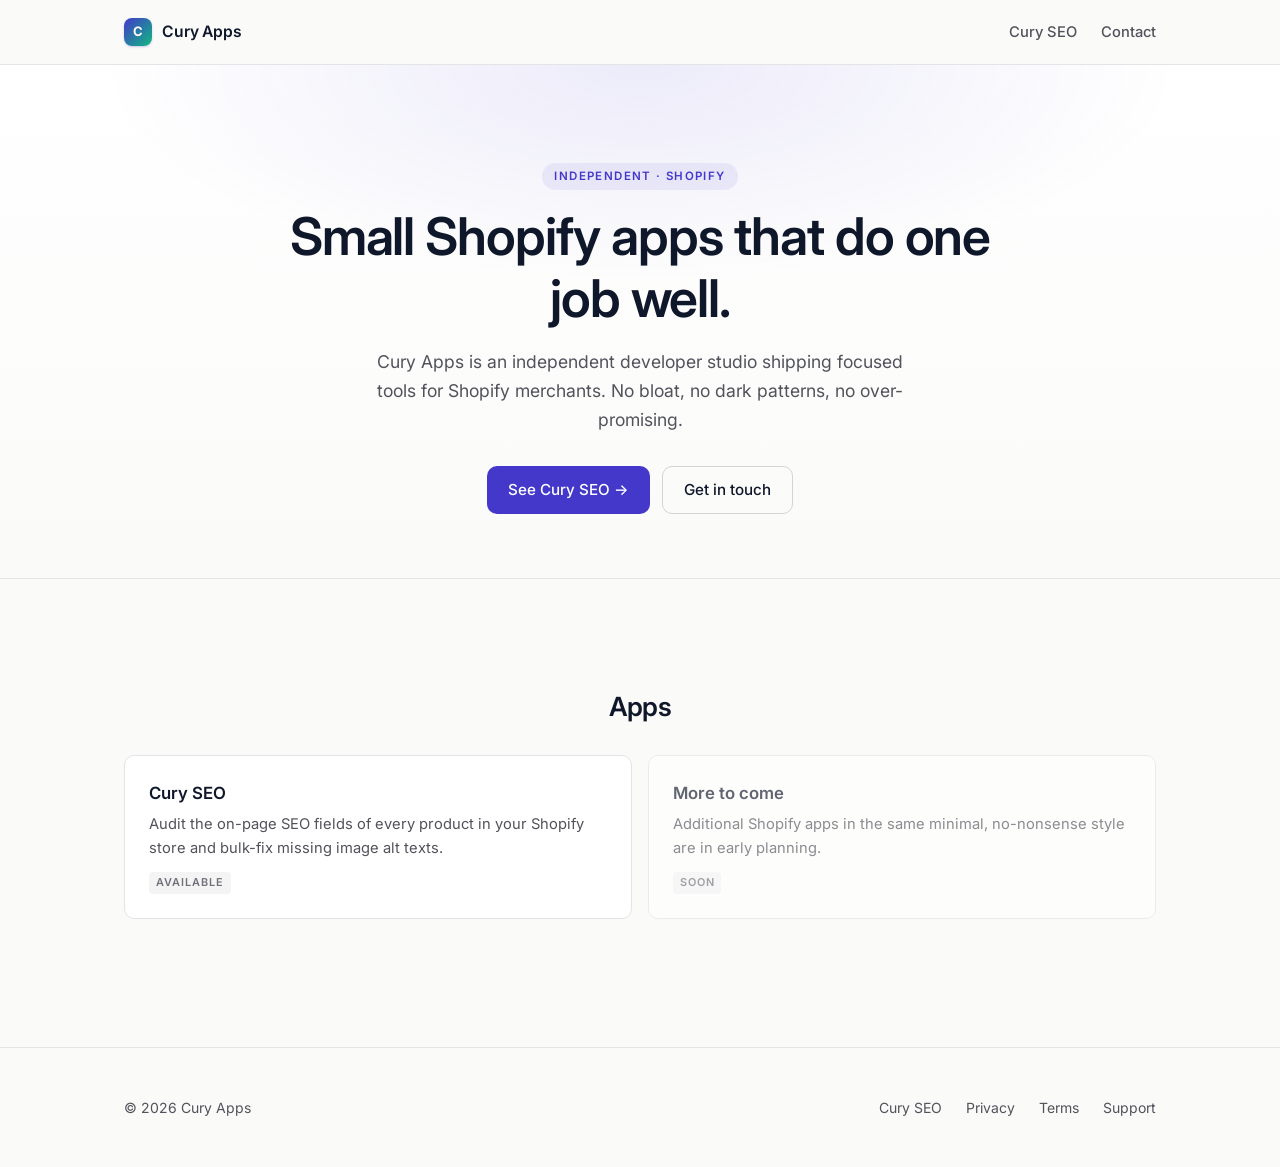
<file: index.html>
<!doctype html>
<html lang="en">
<head>
  <meta charset="utf-8" />
  <meta name="viewport" content="width=device-width, initial-scale=1" />
  <title>Cury Apps — independent Shopify apps</title>
  <meta name="description" content="Cury Apps builds focused Shopify apps that do one job well. First release: Cury SEO — an on-page SEO audit and bulk alt text fixer." />
  <link rel="preconnect" href="https://fonts.googleapis.com" />
  <link rel="preconnect" href="https://fonts.gstatic.com" crossorigin />
  <link href="https://fonts.googleapis.com/css2?family=Inter:wght@400;500;600;700&display=swap" rel="stylesheet" />
  <link rel="stylesheet" href="assets/styles.css" />
  <link rel="icon" href="assets/favicon.svg" type="image/svg+xml" />
</head>
<body>

<header class="site-header">
  <div class="container container--wide">
    <div class="site-header__inner">
      <a class="brand" href="/">
        <span class="brand__mark" aria-hidden="true">C</span>
        Cury Apps
      </a>
      <nav class="site-nav">
        <a href="/seo-analyzer/">Cury SEO</a>
        <a href="mailto:support@curyapps.com">Contact</a>
      </nav>
    </div>
  </div>
</header>

<section class="home-hero">
  <div class="container container--wide">
    <span class="home-hero__eyebrow">Independent · Shopify</span>
    <h1>Small Shopify apps that do one job well.</h1>
    <p>Cury Apps is an independent developer studio shipping focused tools for Shopify merchants. No bloat, no dark patterns, no over-promising.</p>
    <div class="btn-row">
      <a href="/seo-analyzer/" class="btn">See Cury SEO →</a>
      <a href="mailto:support@curyapps.com" class="btn btn--ghost">Get in touch</a>
    </div>
  </div>
</section>

<section class="home-section">
  <div class="container container--wide">
    <h2>Apps</h2>
    <div class="app-grid">
      <a href="/seo-analyzer/" class="app-card">
        <div class="app-card__title">Cury SEO</div>
        <p class="app-card__desc">Audit the on-page SEO fields of every product in your Shopify store and bulk-fix missing image alt texts.</p>
        <span class="app-card__badge">Available</span>
      </a>
      <div class="app-card app-card--coming" aria-disabled="true">
        <div class="app-card__title">More to come</div>
        <p class="app-card__desc">Additional Shopify apps in the same minimal, no-nonsense style are in early planning.</p>
        <span class="app-card__badge">Soon</span>
      </div>
    </div>
  </div>
</section>

<footer class="site-footer">
  <div class="container container--wide">
    <div class="site-footer__inner">
      <div class="site-footer__brand">© 2026 Cury Apps</div>
      <nav class="site-footer__links">
        <a href="/seo-analyzer/">Cury SEO</a>
        <a href="/seo-analyzer/privacy.html">Privacy</a>
        <a href="/seo-analyzer/terms.html">Terms</a>
        <a href="mailto:support@curyapps.com">Support</a>
      </nav>
    </div>
  </div>
</footer>

</body>
</html>
</file>
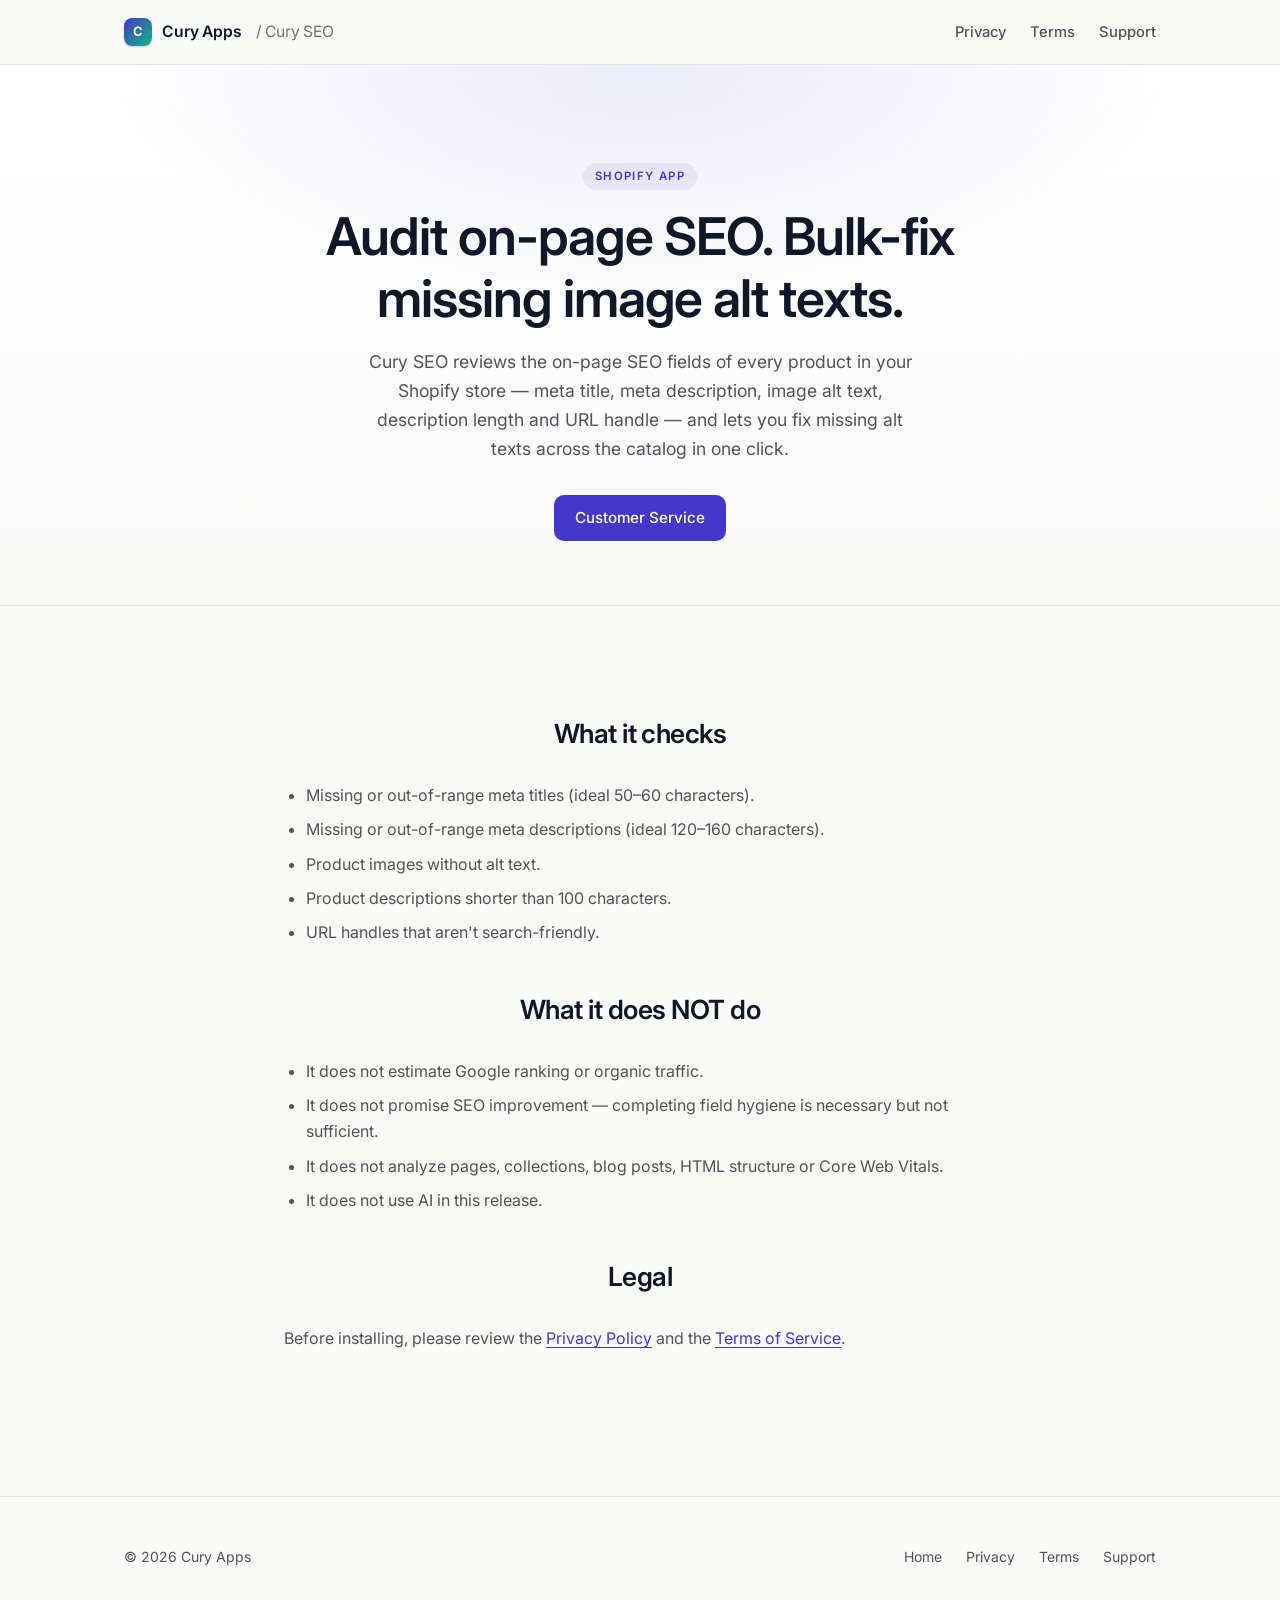
<file: seo-analyzer/index.html>
<!doctype html>
<html lang="en">
<head>
  <meta charset="utf-8" />
  <meta name="viewport" content="width=device-width, initial-scale=1" />
  <title>Cury SEO — by Cury Apps</title>
  <meta name="description" content="On-page SEO audit and bulk alt text fixer for Shopify. Find missing meta tags, descriptions and image alt texts across your products, and fix the alt texts in one click." />
  <link rel="preconnect" href="https://fonts.googleapis.com" />
  <link rel="preconnect" href="https://fonts.gstatic.com" crossorigin />
  <link href="https://fonts.googleapis.com/css2?family=Inter:wght@400;500;600;700&display=swap" rel="stylesheet" />
  <link rel="stylesheet" href="../assets/styles.css" />
  <link rel="icon" href="../assets/favicon.svg" type="image/svg+xml" />
</head>
<body>

<header class="site-header">
  <div class="container container--wide">
    <div class="site-header__inner">
      <a class="brand" href="/">
        <span class="brand__mark" aria-hidden="true">C</span>
        Cury Apps <span class="brand__sub">/ Cury SEO</span>
      </a>
      <nav class="site-nav">
        <a href="/seo-analyzer/privacy.html">Privacy</a>
        <a href="/seo-analyzer/terms.html">Terms</a>
        <a href="mailto:support@curyapps.com">Support</a>
      </nav>
    </div>
  </div>
</header>

<section class="home-hero">
  <div class="container">
    <span class="home-hero__eyebrow">Shopify App</span>
    <h1>Audit on-page SEO. Bulk-fix missing image alt texts.</h1>
    <p>Cury SEO reviews the on-page SEO fields of every product in your Shopify store — meta title, meta description, image alt text, description length and URL handle — and lets you fix missing alt texts across the catalog in one click.</p>
    <div class="btn-row">
      <a href="mailto:customerservice@curyapps.com" class="btn">Customer Service</a>
    </div>
  </div>
</section>

<section class="home-section">
  <div class="container">
    <h2>What it checks</h2>
    <ul>
      <li>Missing or out-of-range meta titles (ideal 50–60 characters).</li>
      <li>Missing or out-of-range meta descriptions (ideal 120–160 characters).</li>
      <li>Product images without alt text.</li>
      <li>Product descriptions shorter than 100 characters.</li>
      <li>URL handles that aren't search-friendly.</li>
    </ul>

    <h2>What it does NOT do</h2>
    <ul>
      <li>It does not estimate Google ranking or organic traffic.</li>
      <li>It does not promise SEO improvement — completing field hygiene is necessary but not sufficient.</li>
      <li>It does not analyze pages, collections, blog posts, HTML structure or Core Web Vitals.</li>
      <li>It does not use AI in this release.</li>
    </ul>

    <h2>Legal</h2>
    <p>Before installing, please review the <a href="/seo-analyzer/privacy.html">Privacy Policy</a> and the <a href="/seo-analyzer/terms.html">Terms of Service</a>.</p>
  </div>
</section>

<footer class="site-footer">
  <div class="container container--wide">
    <div class="site-footer__inner">
      <div class="site-footer__brand">© 2026 Cury Apps</div>
      <nav class="site-footer__links">
        <a href="/">Home</a>
        <a href="/seo-analyzer/privacy.html">Privacy</a>
        <a href="/seo-analyzer/terms.html">Terms</a>
        <a href="mailto:support@curyapps.com">Support</a>
      </nav>
    </div>
  </div>
</footer>

</body>
</html>
</file>
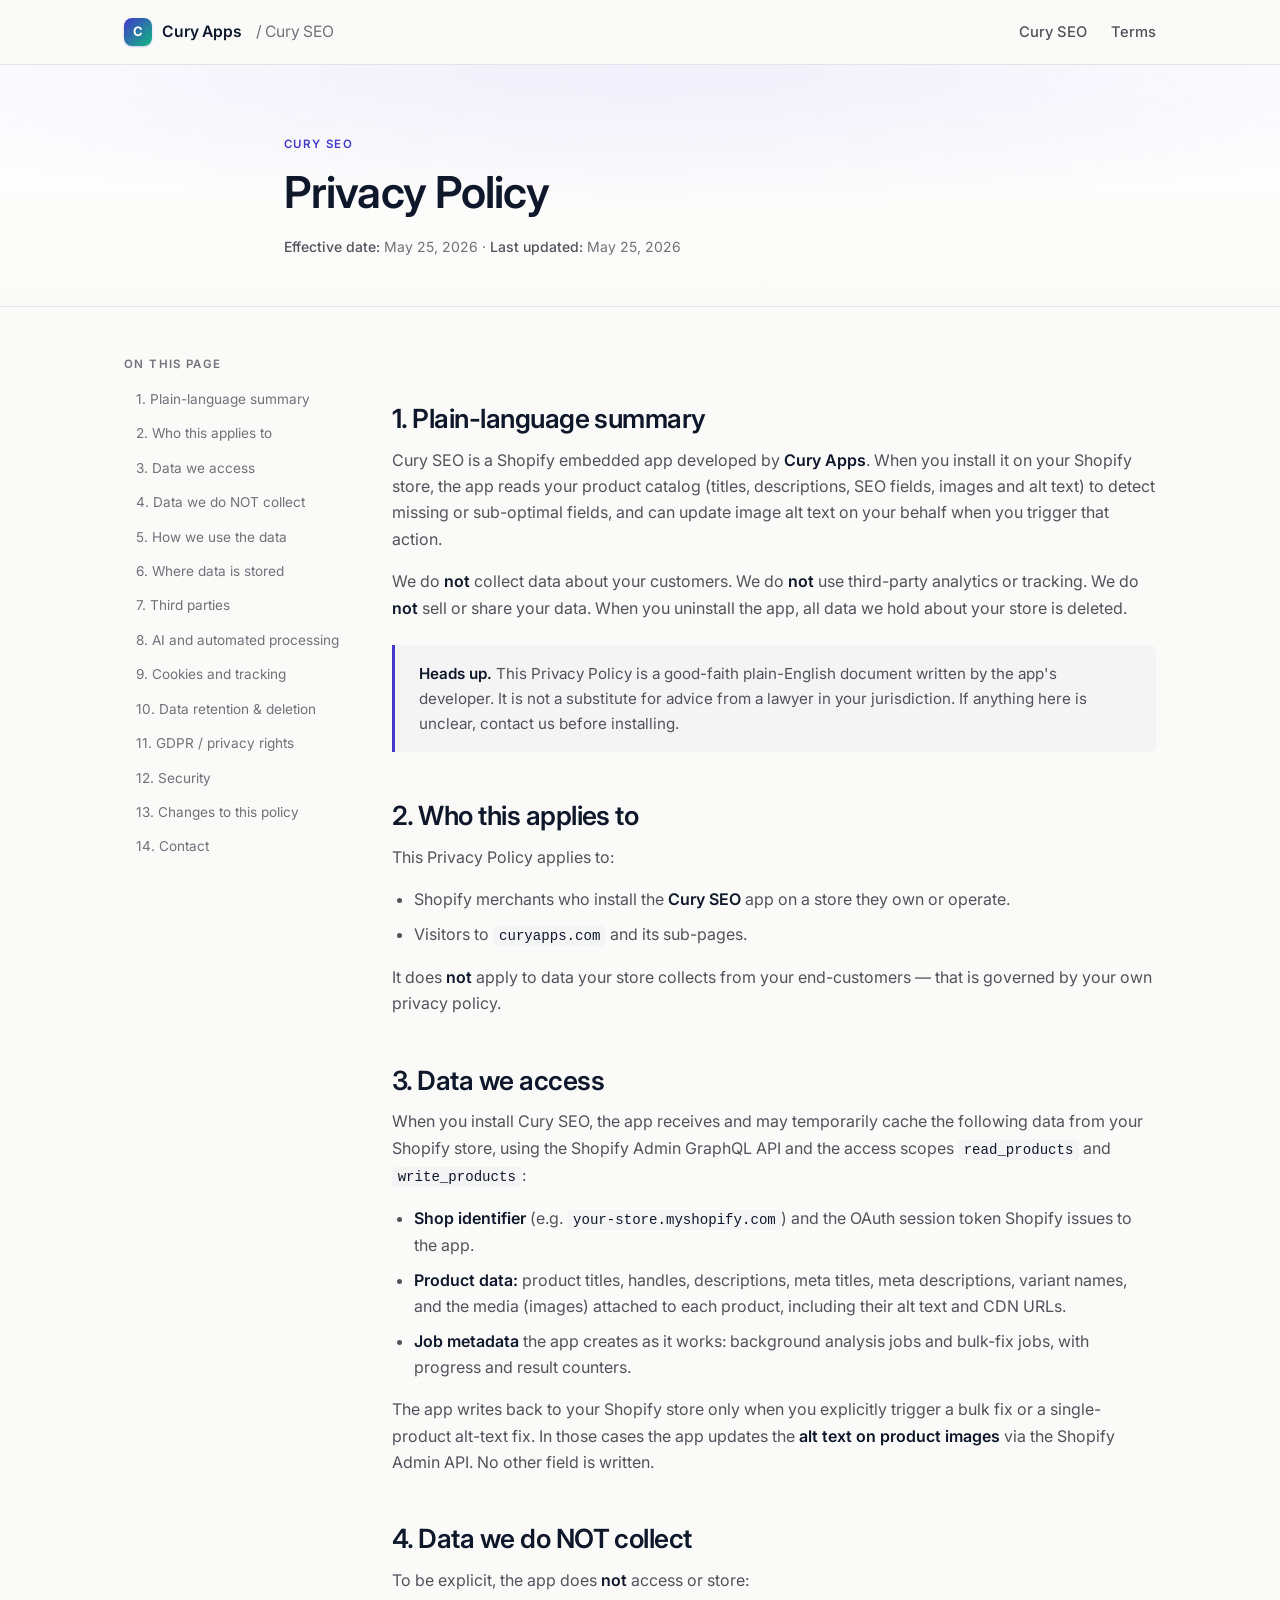
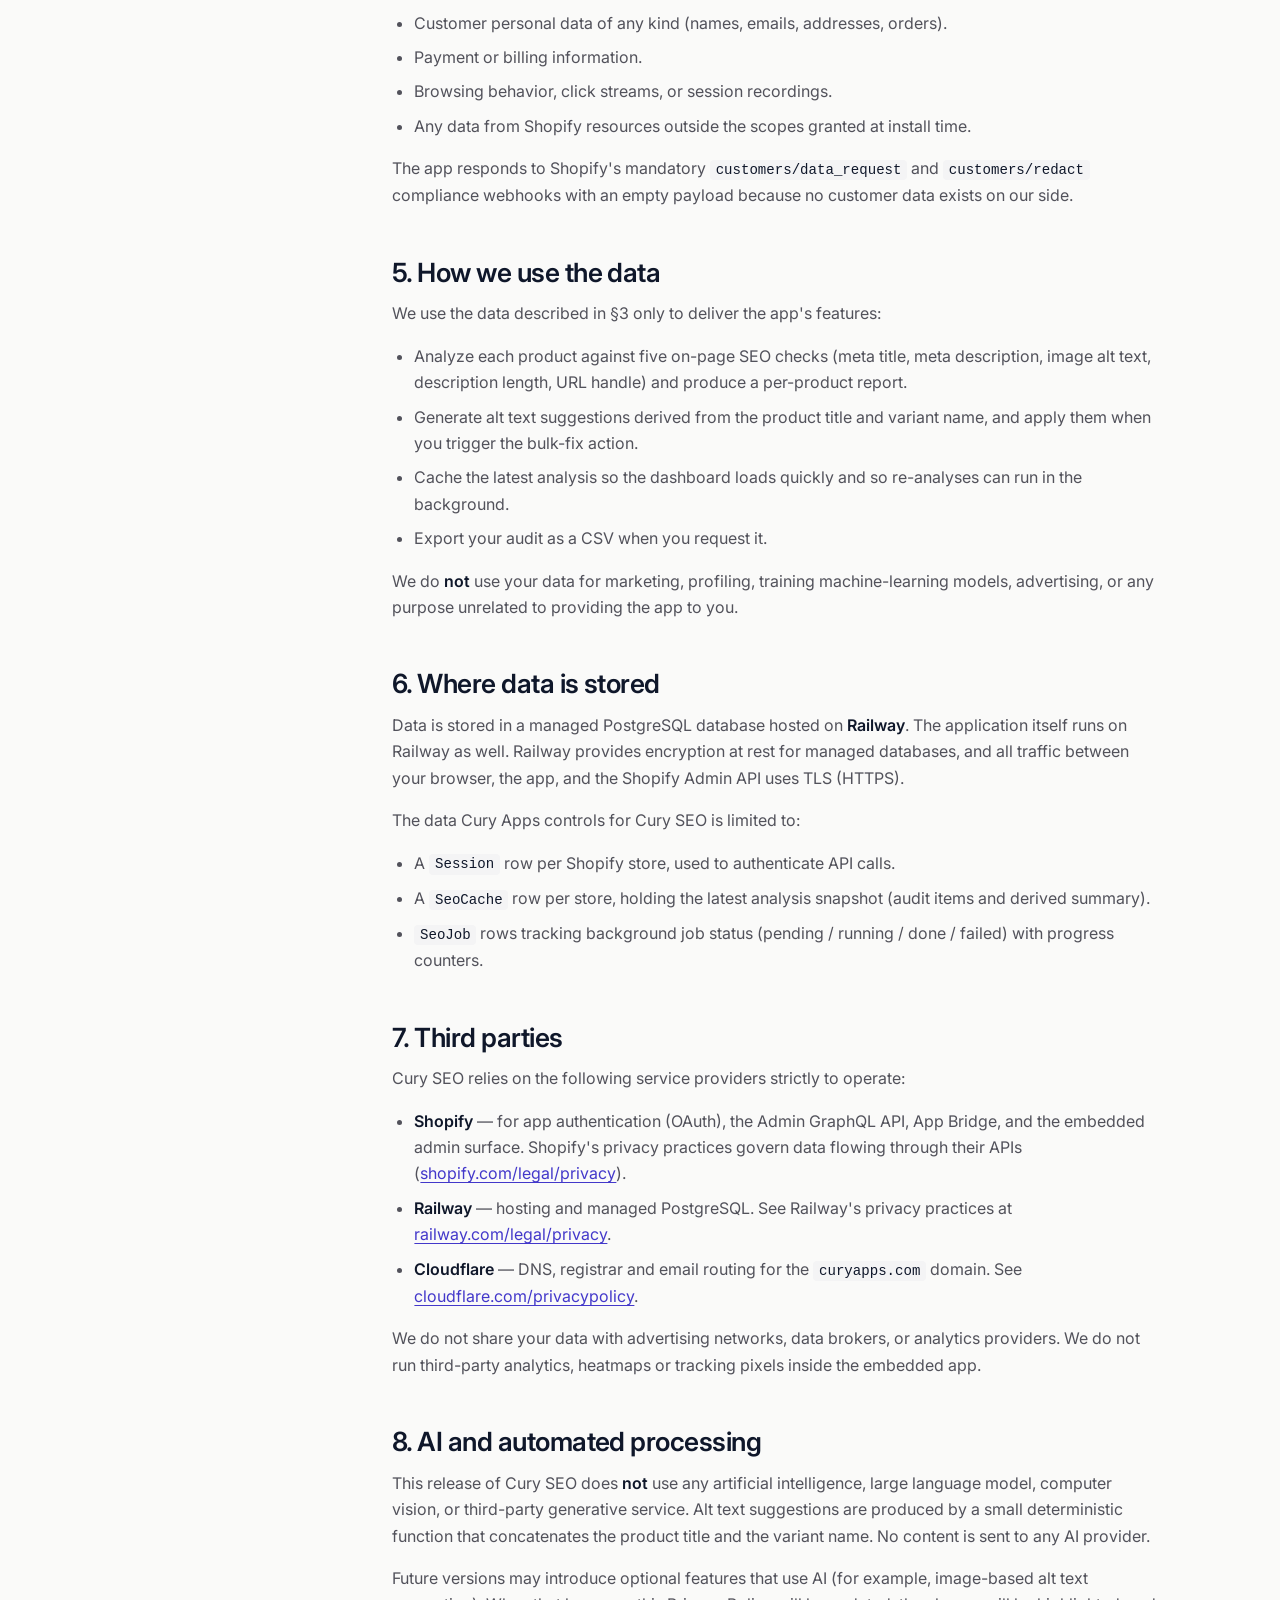
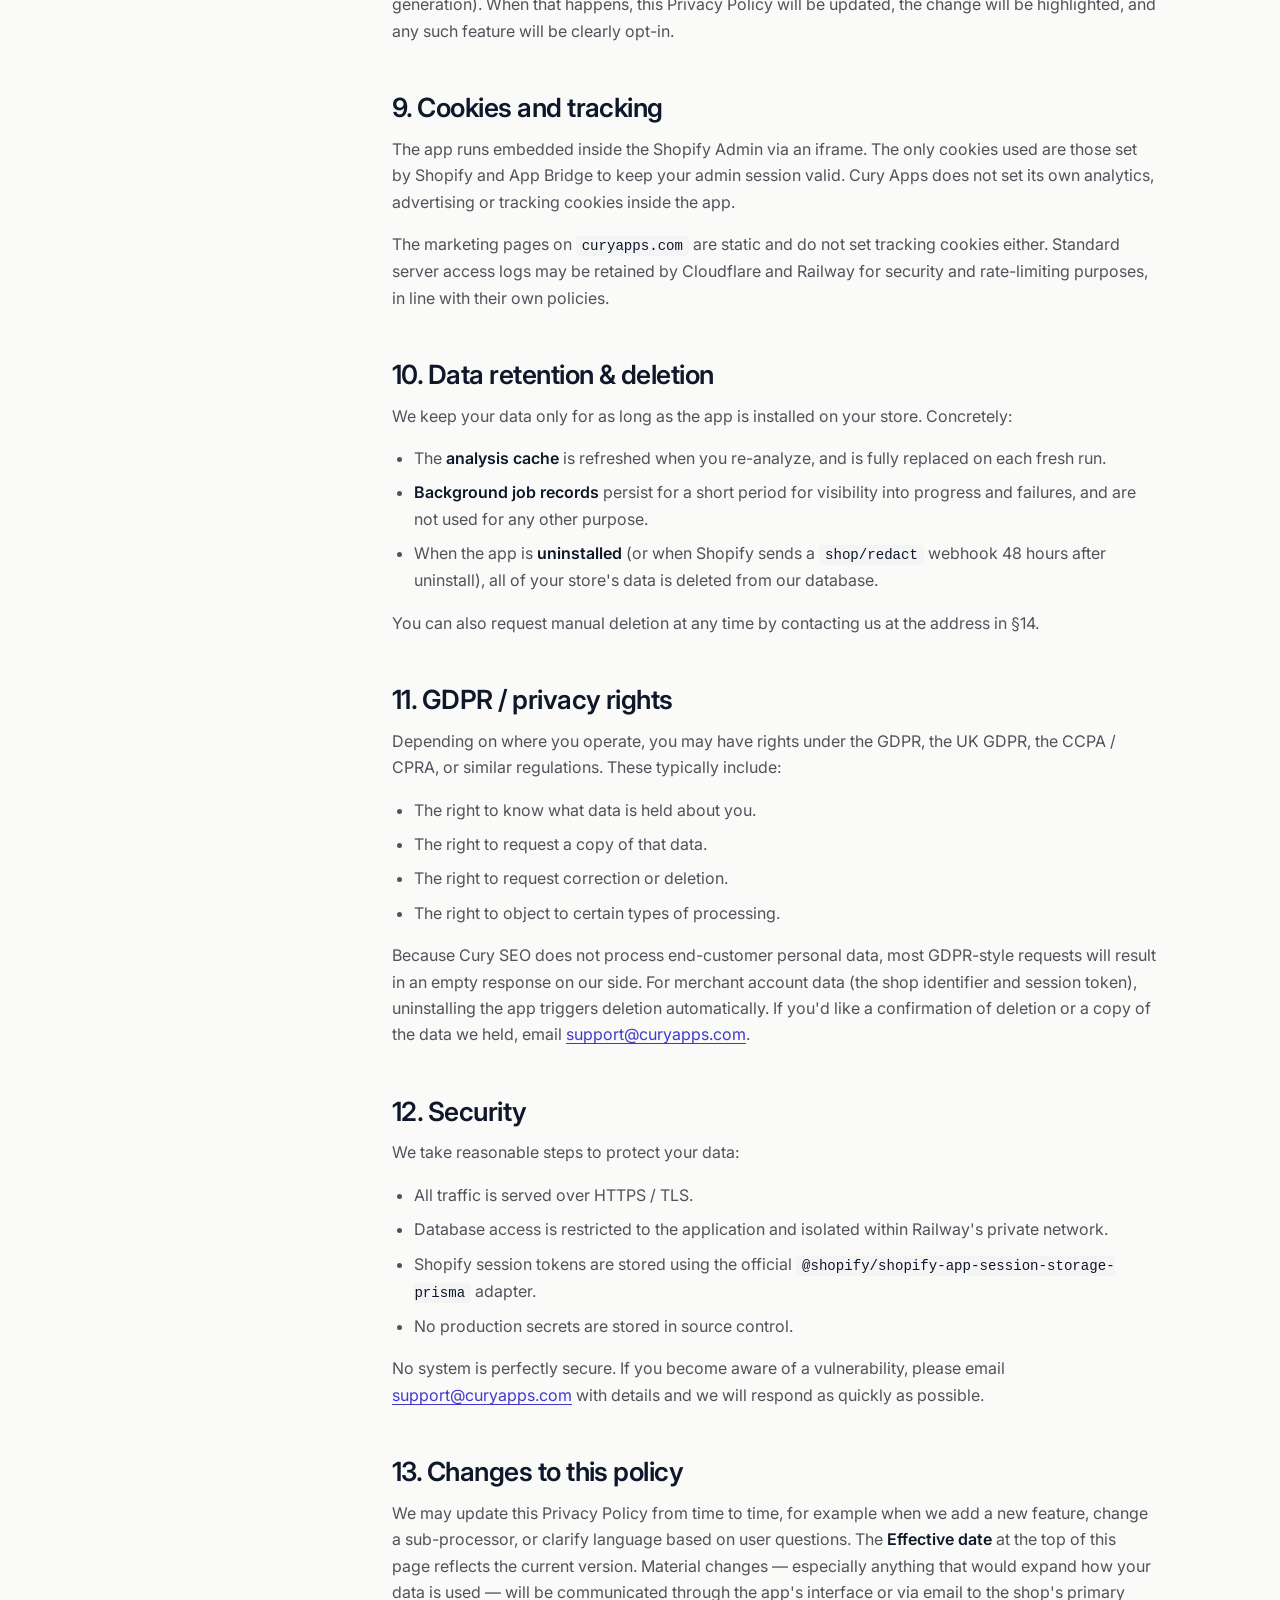
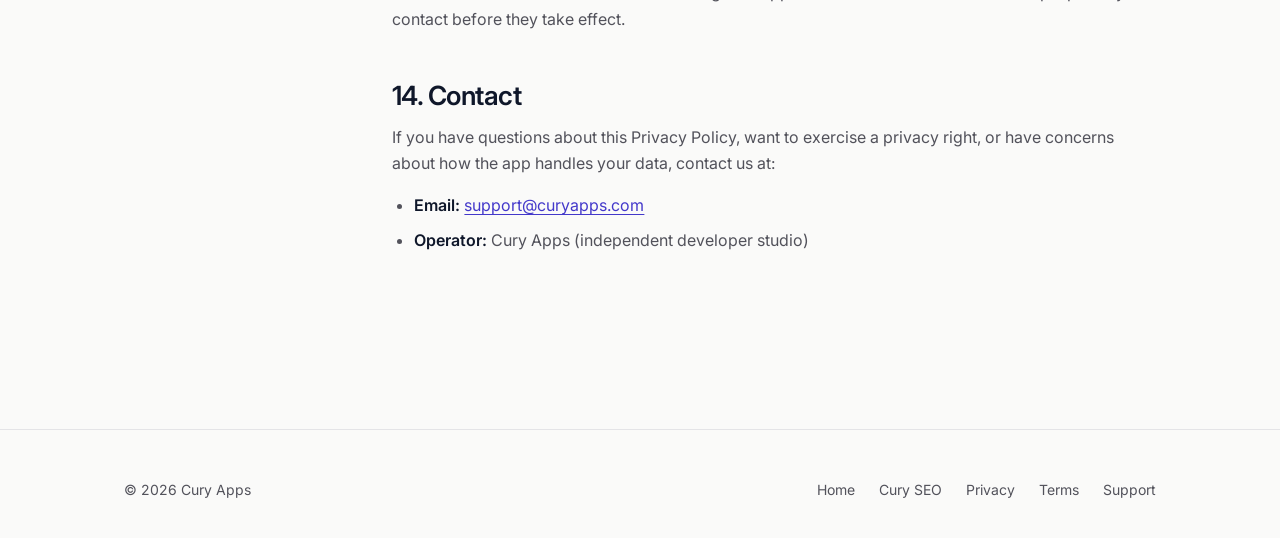
<file: seo-analyzer/privacy.html>
<!doctype html>
<html lang="en">
<head>
  <meta charset="utf-8" />
  <meta name="viewport" content="width=device-width, initial-scale=1" />
  <title>Privacy Policy — Cury SEO by Cury Apps</title>
  <meta name="description" content="How Cury SEO (by Cury Apps) handles data from Shopify stores it is installed on. No customer data, no tracking, no AI in V1." />
  <link rel="preconnect" href="https://fonts.googleapis.com" />
  <link rel="preconnect" href="https://fonts.gstatic.com" crossorigin />
  <link href="https://fonts.googleapis.com/css2?family=Inter:wght@400;500;600;700&display=swap" rel="stylesheet" />
  <link rel="stylesheet" href="../assets/styles.css" />
  <link rel="icon" href="../assets/favicon.svg" type="image/svg+xml" />
</head>
<body>

<header class="site-header">
  <div class="container container--wide">
    <div class="site-header__inner">
      <a class="brand" href="/">
        <span class="brand__mark" aria-hidden="true">C</span>
        Cury Apps <span class="brand__sub">/ Cury SEO</span>
      </a>
      <nav class="site-nav">
        <a href="/seo-analyzer/">Cury SEO</a>
        <a href="/seo-analyzer/terms.html">Terms</a>
      </nav>
    </div>
  </div>
</header>

<section class="legal-hero">
  <div class="container">
    <span class="legal-hero__eyebrow">Cury SEO</span>
    <h1>Privacy Policy</h1>
    <p class="legal-hero__meta">
      <strong>Effective date:</strong> May 25, 2026 · <strong>Last updated:</strong> May 25, 2026
    </p>
  </div>
</section>

<div class="legal-layout">

  <aside class="legal-toc" aria-label="On this page">
    <div class="legal-toc__title">On this page</div>
    <ul>
      <li><a href="#summary">1. Plain-language summary</a></li>
      <li><a href="#scope">2. Who this applies to</a></li>
      <li><a href="#data-collected">3. Data we access</a></li>
      <li><a href="#data-not-collected">4. Data we do NOT collect</a></li>
      <li><a href="#purpose">5. How we use the data</a></li>
      <li><a href="#storage">6. Where data is stored</a></li>
      <li><a href="#third-parties">7. Third parties</a></li>
      <li><a href="#ai">8. AI and automated processing</a></li>
      <li><a href="#cookies">9. Cookies and tracking</a></li>
      <li><a href="#retention">10. Data retention &amp; deletion</a></li>
      <li><a href="#gdpr">11. GDPR / privacy rights</a></li>
      <li><a href="#security">12. Security</a></li>
      <li><a href="#changes">13. Changes to this policy</a></li>
      <li><a href="#contact">14. Contact</a></li>
    </ul>
  </aside>

  <main class="legal-content">
    <div class="container">

      <section id="summary">
        <h2>1. Plain-language summary</h2>
        <p>
          Cury SEO is a Shopify embedded app developed by <strong>Cury Apps</strong>. When you install it on your Shopify store, the app reads your product catalog (titles, descriptions, SEO fields, images and alt text) to detect missing or sub-optimal fields, and can update image alt text on your behalf when you trigger that action.
        </p>
        <p>
          We do <strong>not</strong> collect data about your customers. We do <strong>not</strong> use third-party analytics or tracking. We do <strong>not</strong> sell or share your data. When you uninstall the app, all data we hold about your store is deleted.
        </p>
        <div class="note">
          <p><strong>Heads up.</strong> This Privacy Policy is a good-faith plain-English document written by the app's developer. It is not a substitute for advice from a lawyer in your jurisdiction. If anything here is unclear, contact us before installing.</p>
        </div>
      </section>

      <section id="scope">
        <h2>2. Who this applies to</h2>
        <p>This Privacy Policy applies to:</p>
        <ul>
          <li>Shopify merchants who install the <strong>Cury SEO</strong> app on a store they own or operate.</li>
          <li>Visitors to <code>curyapps.com</code> and its sub-pages.</li>
        </ul>
        <p>It does <strong>not</strong> apply to data your store collects from your end-customers — that is governed by your own privacy policy.</p>
      </section>

      <section id="data-collected">
        <h2>3. Data we access</h2>
        <p>When you install Cury SEO, the app receives and may temporarily cache the following data from your Shopify store, using the Shopify Admin GraphQL API and the access scopes <code>read_products</code> and <code>write_products</code>:</p>
        <ul>
          <li><strong>Shop identifier</strong> (e.g. <code>your-store.myshopify.com</code>) and the OAuth session token Shopify issues to the app.</li>
          <li><strong>Product data:</strong> product titles, handles, descriptions, meta titles, meta descriptions, variant names, and the media (images) attached to each product, including their alt text and CDN URLs.</li>
          <li><strong>Job metadata</strong> the app creates as it works: background analysis jobs and bulk-fix jobs, with progress and result counters.</li>
        </ul>
        <p>The app writes back to your Shopify store only when you explicitly trigger a bulk fix or a single-product alt-text fix. In those cases the app updates the <strong>alt text on product images</strong> via the Shopify Admin API. No other field is written.</p>
      </section>

      <section id="data-not-collected">
        <h2>4. Data we do NOT collect</h2>
        <p>To be explicit, the app does <strong>not</strong> access or store:</p>
        <ul>
          <li>Customer personal data of any kind (names, emails, addresses, orders).</li>
          <li>Payment or billing information.</li>
          <li>Browsing behavior, click streams, or session recordings.</li>
          <li>Any data from Shopify resources outside the scopes granted at install time.</li>
        </ul>
        <p>The app responds to Shopify's mandatory <code>customers/data_request</code> and <code>customers/redact</code> compliance webhooks with an empty payload because no customer data exists on our side.</p>
      </section>

      <section id="purpose">
        <h2>5. How we use the data</h2>
        <p>We use the data described in §3 only to deliver the app's features:</p>
        <ul>
          <li>Analyze each product against five on-page SEO checks (meta title, meta description, image alt text, description length, URL handle) and produce a per-product report.</li>
          <li>Generate alt text suggestions derived from the product title and variant name, and apply them when you trigger the bulk-fix action.</li>
          <li>Cache the latest analysis so the dashboard loads quickly and so re-analyses can run in the background.</li>
          <li>Export your audit as a CSV when you request it.</li>
        </ul>
        <p>We do <strong>not</strong> use your data for marketing, profiling, training machine-learning models, advertising, or any purpose unrelated to providing the app to you.</p>
      </section>

      <section id="storage">
        <h2>6. Where data is stored</h2>
        <p>Data is stored in a managed PostgreSQL database hosted on <strong>Railway</strong>. The application itself runs on Railway as well. Railway provides encryption at rest for managed databases, and all traffic between your browser, the app, and the Shopify Admin API uses TLS (HTTPS).</p>
        <p>The data Cury Apps controls for Cury SEO is limited to:</p>
        <ul>
          <li>A <code>Session</code> row per Shopify store, used to authenticate API calls.</li>
          <li>A <code>SeoCache</code> row per store, holding the latest analysis snapshot (audit items and derived summary).</li>
          <li><code>SeoJob</code> rows tracking background job status (pending / running / done / failed) with progress counters.</li>
        </ul>
      </section>

      <section id="third-parties">
        <h2>7. Third parties</h2>
        <p>Cury SEO relies on the following service providers strictly to operate:</p>
        <ul>
          <li><strong>Shopify</strong> — for app authentication (OAuth), the Admin GraphQL API, App Bridge, and the embedded admin surface. Shopify's privacy practices govern data flowing through their APIs (<a href="https://www.shopify.com/legal/privacy" rel="noopener">shopify.com/legal/privacy</a>).</li>
          <li><strong>Railway</strong> — hosting and managed PostgreSQL. See Railway's privacy practices at <a href="https://railway.com/legal/privacy" rel="noopener">railway.com/legal/privacy</a>.</li>
          <li><strong>Cloudflare</strong> — DNS, registrar and email routing for the <code>curyapps.com</code> domain. See <a href="https://www.cloudflare.com/privacypolicy/" rel="noopener">cloudflare.com/privacypolicy</a>.</li>
        </ul>
        <p>We do not share your data with advertising networks, data brokers, or analytics providers. We do not run third-party analytics, heatmaps or tracking pixels inside the embedded app.</p>
      </section>

      <section id="ai">
        <h2>8. AI and automated processing</h2>
        <p>This release of Cury SEO does <strong>not</strong> use any artificial intelligence, large language model, computer vision, or third-party generative service. Alt text suggestions are produced by a small deterministic function that concatenates the product title and the variant name. No content is sent to any AI provider.</p>
        <p>Future versions may introduce optional features that use AI (for example, image-based alt text generation). When that happens, this Privacy Policy will be updated, the change will be highlighted, and any such feature will be clearly opt-in.</p>
      </section>

      <section id="cookies">
        <h2>9. Cookies and tracking</h2>
        <p>The app runs embedded inside the Shopify Admin via an iframe. The only cookies used are those set by Shopify and App Bridge to keep your admin session valid. Cury Apps does not set its own analytics, advertising or tracking cookies inside the app.</p>
        <p>The marketing pages on <code>curyapps.com</code> are static and do not set tracking cookies either. Standard server access logs may be retained by Cloudflare and Railway for security and rate-limiting purposes, in line with their own policies.</p>
      </section>

      <section id="retention">
        <h2>10. Data retention &amp; deletion</h2>
        <p>We keep your data only for as long as the app is installed on your store. Concretely:</p>
        <ul>
          <li>The <strong>analysis cache</strong> is refreshed when you re-analyze, and is fully replaced on each fresh run.</li>
          <li><strong>Background job records</strong> persist for a short period for visibility into progress and failures, and are not used for any other purpose.</li>
          <li>When the app is <strong>uninstalled</strong> (or when Shopify sends a <code>shop/redact</code> webhook 48 hours after uninstall), all of your store's data is deleted from our database.</li>
        </ul>
        <p>You can also request manual deletion at any time by contacting us at the address in §14.</p>
      </section>

      <section id="gdpr">
        <h2>11. GDPR / privacy rights</h2>
        <p>Depending on where you operate, you may have rights under the GDPR, the UK GDPR, the CCPA / CPRA, or similar regulations. These typically include:</p>
        <ul>
          <li>The right to know what data is held about you.</li>
          <li>The right to request a copy of that data.</li>
          <li>The right to request correction or deletion.</li>
          <li>The right to object to certain types of processing.</li>
        </ul>
        <p>Because Cury SEO does not process end-customer personal data, most GDPR-style requests will result in an empty response on our side. For merchant account data (the shop identifier and session token), uninstalling the app triggers deletion automatically. If you'd like a confirmation of deletion or a copy of the data we held, email <a href="mailto:support@curyapps.com">support@curyapps.com</a>.</p>
      </section>

      <section id="security">
        <h2>12. Security</h2>
        <p>We take reasonable steps to protect your data:</p>
        <ul>
          <li>All traffic is served over HTTPS / TLS.</li>
          <li>Database access is restricted to the application and isolated within Railway's private network.</li>
          <li>Shopify session tokens are stored using the official <code>@shopify/shopify-app-session-storage-prisma</code> adapter.</li>
          <li>No production secrets are stored in source control.</li>
        </ul>
        <p>No system is perfectly secure. If you become aware of a vulnerability, please email <a href="mailto:support@curyapps.com">support@curyapps.com</a> with details and we will respond as quickly as possible.</p>
      </section>

      <section id="changes">
        <h2>13. Changes to this policy</h2>
        <p>We may update this Privacy Policy from time to time, for example when we add a new feature, change a sub-processor, or clarify language based on user questions. The <strong>Effective date</strong> at the top of this page reflects the current version. Material changes — especially anything that would expand how your data is used — will be communicated through the app's interface or via email to the shop's primary contact before they take effect.</p>
      </section>

      <section id="contact">
        <h2>14. Contact</h2>
        <p>If you have questions about this Privacy Policy, want to exercise a privacy right, or have concerns about how the app handles your data, contact us at:</p>
        <ul>
          <li><strong>Email:</strong> <a href="mailto:support@curyapps.com">support@curyapps.com</a></li>
          <li><strong>Operator:</strong> Cury Apps (independent developer studio)</li>
        </ul>
      </section>

    </div>
  </main>
</div>

<footer class="site-footer">
  <div class="container container--wide">
    <div class="site-footer__inner">
      <div class="site-footer__brand">© 2026 Cury Apps</div>
      <nav class="site-footer__links">
        <a href="/">Home</a>
        <a href="/seo-analyzer/">Cury SEO</a>
        <a href="/seo-analyzer/privacy.html">Privacy</a>
        <a href="/seo-analyzer/terms.html">Terms</a>
        <a href="mailto:support@curyapps.com">Support</a>
      </nav>
    </div>
  </div>
</footer>

</body>
</html>
</file>
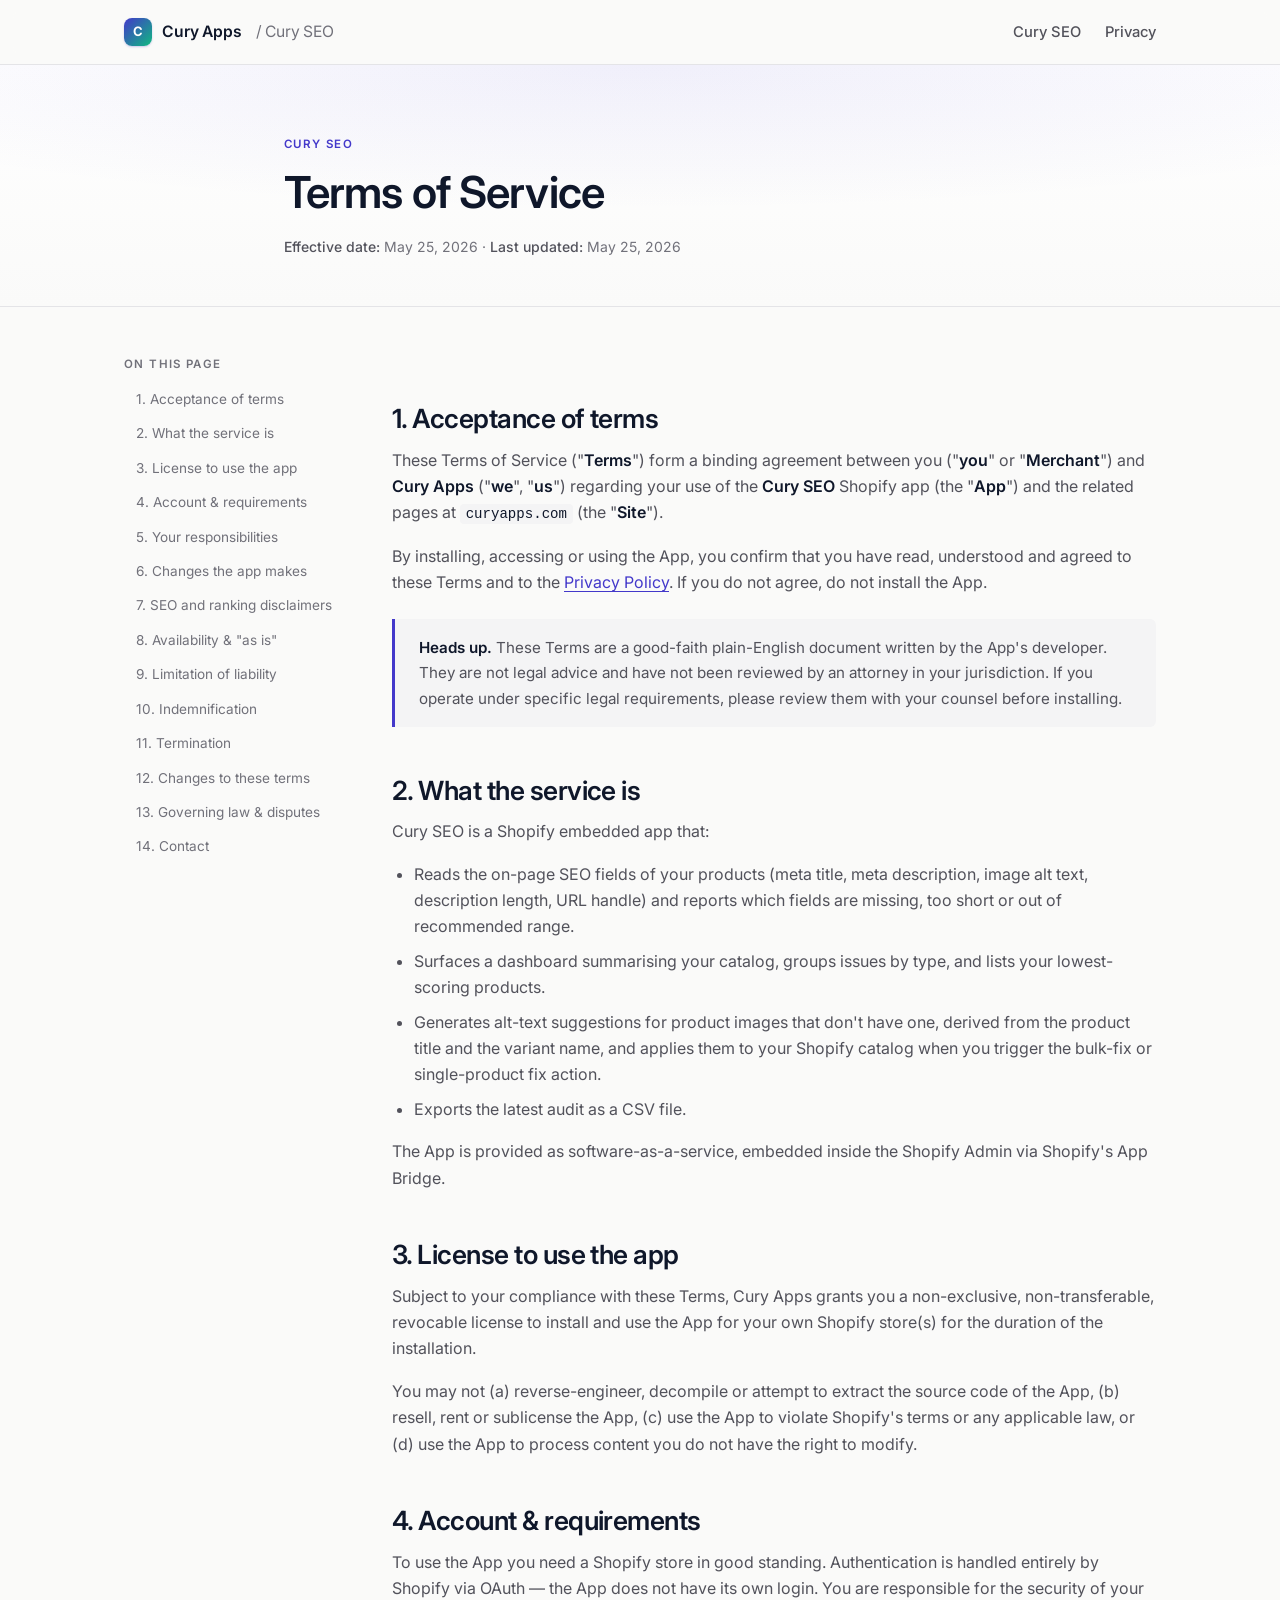
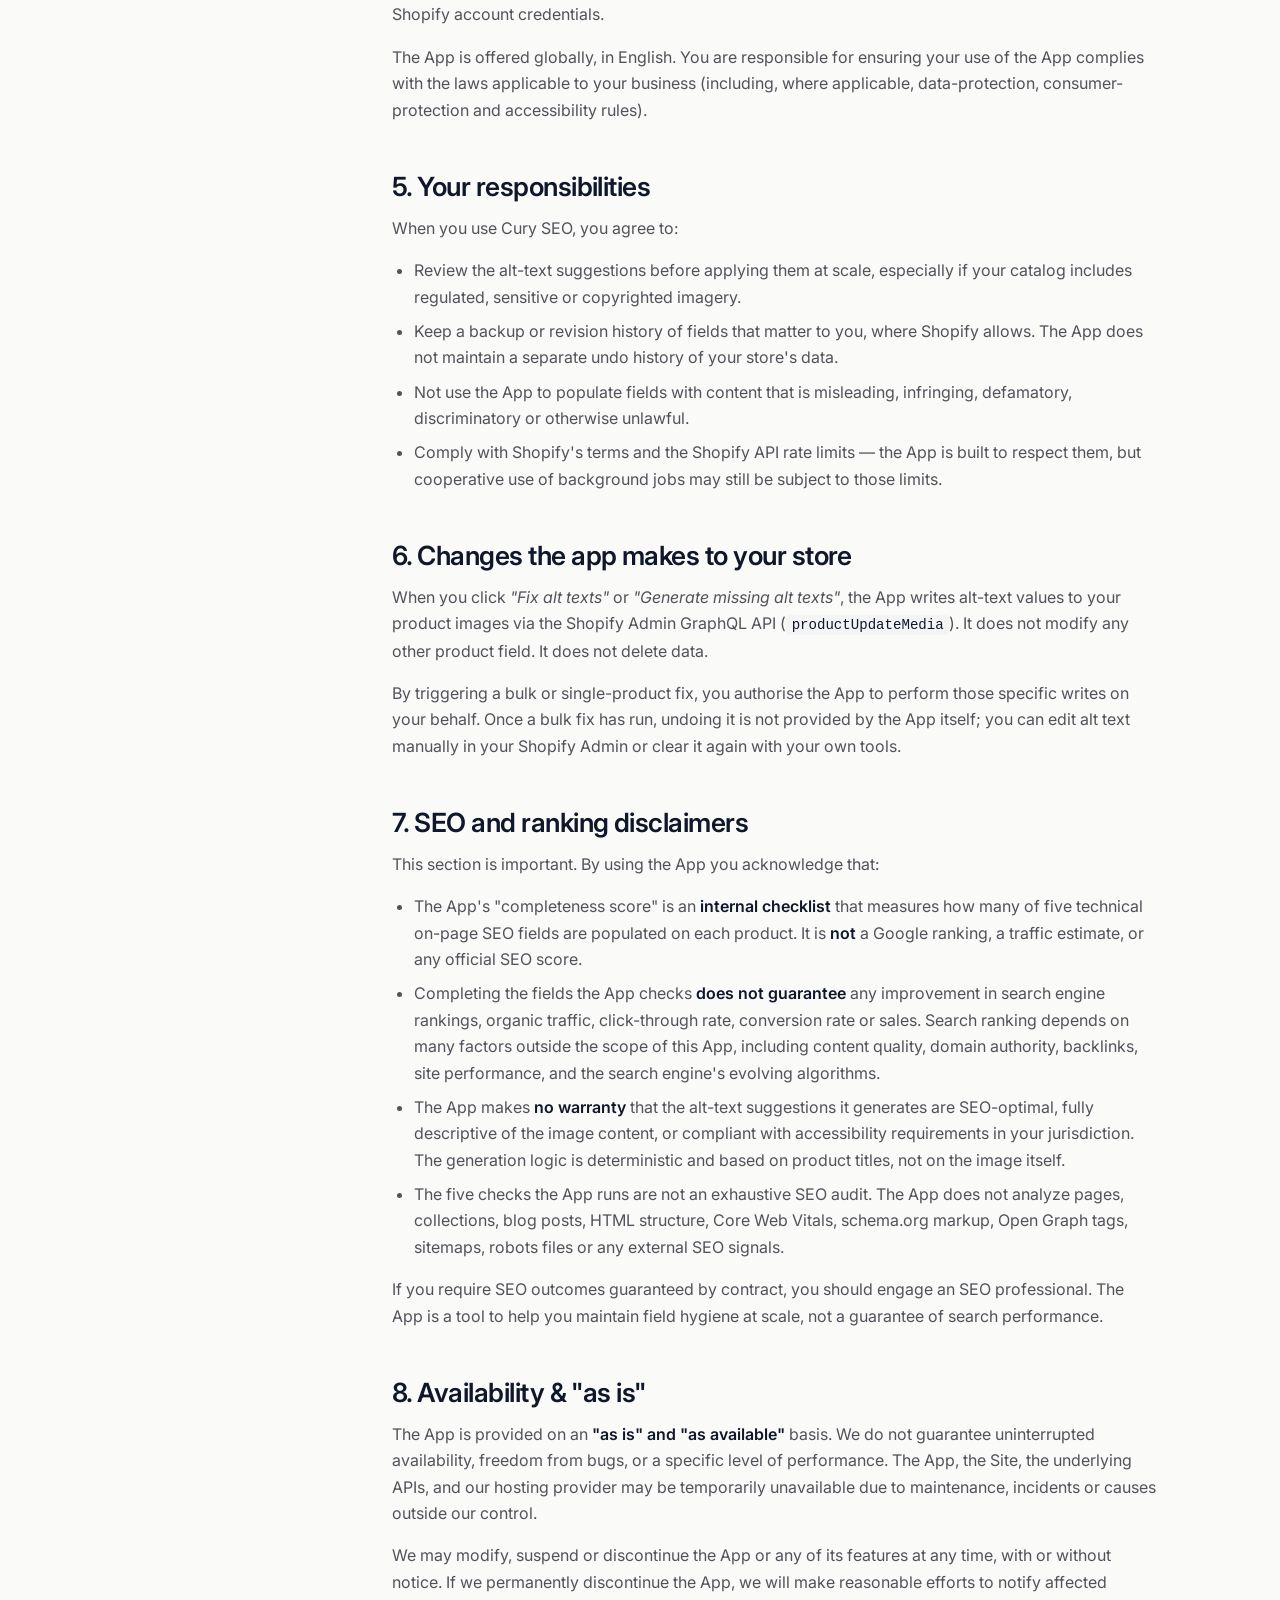
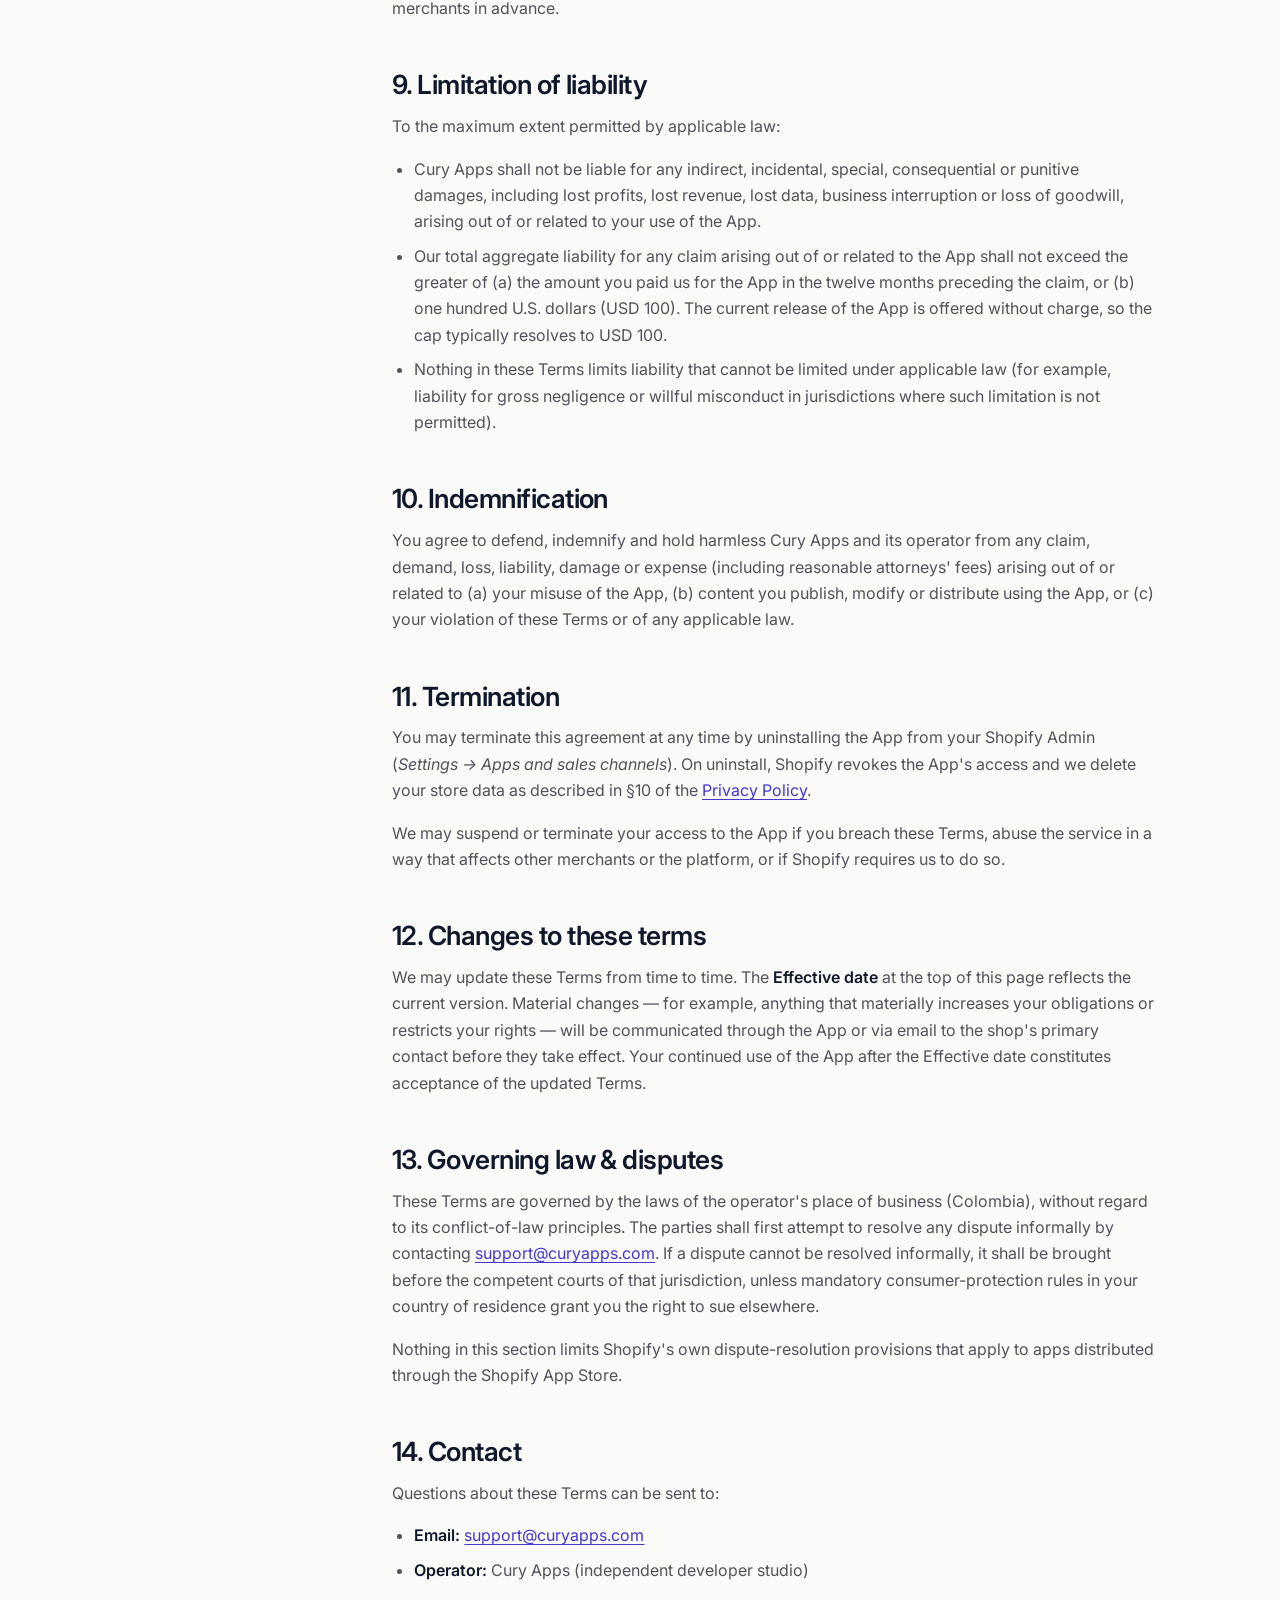
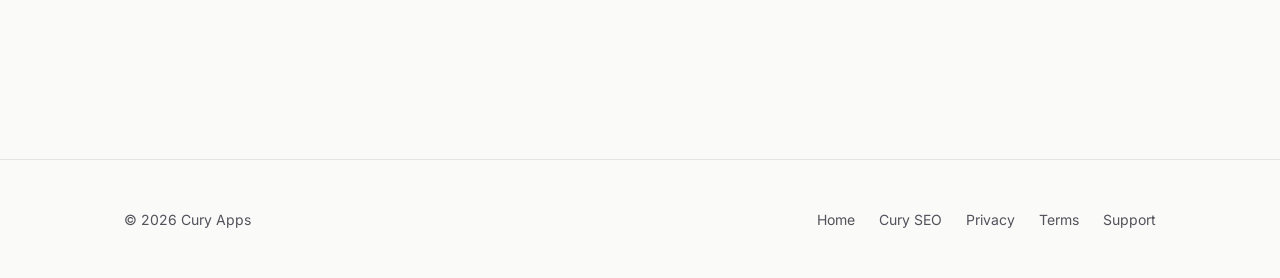
<file: seo-analyzer/terms.html>
<!doctype html>
<html lang="en">
<head>
  <meta charset="utf-8" />
  <meta name="viewport" content="width=device-width, initial-scale=1" />
  <title>Terms of Service — Cury SEO by Cury Apps</title>
  <meta name="description" content="Terms of Service for the Cury SEO Shopify app by Cury Apps." />
  <link rel="preconnect" href="https://fonts.googleapis.com" />
  <link rel="preconnect" href="https://fonts.gstatic.com" crossorigin />
  <link href="https://fonts.googleapis.com/css2?family=Inter:wght@400;500;600;700&display=swap" rel="stylesheet" />
  <link rel="stylesheet" href="../assets/styles.css" />
  <link rel="icon" href="../assets/favicon.svg" type="image/svg+xml" />
</head>
<body>

<header class="site-header">
  <div class="container container--wide">
    <div class="site-header__inner">
      <a class="brand" href="/">
        <span class="brand__mark" aria-hidden="true">C</span>
        Cury Apps <span class="brand__sub">/ Cury SEO</span>
      </a>
      <nav class="site-nav">
        <a href="/seo-analyzer/">Cury SEO</a>
        <a href="/seo-analyzer/privacy.html">Privacy</a>
      </nav>
    </div>
  </div>
</header>

<section class="legal-hero">
  <div class="container">
    <span class="legal-hero__eyebrow">Cury SEO</span>
    <h1>Terms of Service</h1>
    <p class="legal-hero__meta">
      <strong>Effective date:</strong> May 25, 2026 · <strong>Last updated:</strong> May 25, 2026
    </p>
  </div>
</section>

<div class="legal-layout">

  <aside class="legal-toc" aria-label="On this page">
    <div class="legal-toc__title">On this page</div>
    <ul>
      <li><a href="#acceptance">1. Acceptance of terms</a></li>
      <li><a href="#service">2. What the service is</a></li>
      <li><a href="#license">3. License to use the app</a></li>
      <li><a href="#requirements">4. Account &amp; requirements</a></li>
      <li><a href="#responsibilities">5. Your responsibilities</a></li>
      <li><a href="#bulk-fix">6. Changes the app makes</a></li>
      <li><a href="#disclaimers">7. SEO and ranking disclaimers</a></li>
      <li><a href="#availability">8. Availability &amp; "as is"</a></li>
      <li><a href="#liability">9. Limitation of liability</a></li>
      <li><a href="#indemnity">10. Indemnification</a></li>
      <li><a href="#termination">11. Termination</a></li>
      <li><a href="#changes">12. Changes to these terms</a></li>
      <li><a href="#law">13. Governing law &amp; disputes</a></li>
      <li><a href="#contact">14. Contact</a></li>
    </ul>
  </aside>

  <main class="legal-content">
    <div class="container">

      <section id="acceptance">
        <h2>1. Acceptance of terms</h2>
        <p>These Terms of Service ("<strong>Terms</strong>") form a binding agreement between you ("<strong>you</strong>" or "<strong>Merchant</strong>") and <strong>Cury Apps</strong> ("<strong>we</strong>", "<strong>us</strong>") regarding your use of the <strong>Cury SEO</strong> Shopify app (the "<strong>App</strong>") and the related pages at <code>curyapps.com</code> (the "<strong>Site</strong>").</p>
        <p>By installing, accessing or using the App, you confirm that you have read, understood and agreed to these Terms and to the <a href="/seo-analyzer/privacy.html">Privacy Policy</a>. If you do not agree, do not install the App.</p>
        <div class="note">
          <p><strong>Heads up.</strong> These Terms are a good-faith plain-English document written by the App's developer. They are not legal advice and have not been reviewed by an attorney in your jurisdiction. If you operate under specific legal requirements, please review them with your counsel before installing.</p>
        </div>
      </section>

      <section id="service">
        <h2>2. What the service is</h2>
        <p>Cury SEO is a Shopify embedded app that:</p>
        <ul>
          <li>Reads the on-page SEO fields of your products (meta title, meta description, image alt text, description length, URL handle) and reports which fields are missing, too short or out of recommended range.</li>
          <li>Surfaces a dashboard summarising your catalog, groups issues by type, and lists your lowest-scoring products.</li>
          <li>Generates alt-text suggestions for product images that don't have one, derived from the product title and the variant name, and applies them to your Shopify catalog when you trigger the bulk-fix or single-product fix action.</li>
          <li>Exports the latest audit as a CSV file.</li>
        </ul>
        <p>The App is provided as software-as-a-service, embedded inside the Shopify Admin via Shopify's App Bridge.</p>
      </section>

      <section id="license">
        <h2>3. License to use the app</h2>
        <p>Subject to your compliance with these Terms, Cury Apps grants you a non-exclusive, non-transferable, revocable license to install and use the App for your own Shopify store(s) for the duration of the installation.</p>
        <p>You may not (a) reverse-engineer, decompile or attempt to extract the source code of the App, (b) resell, rent or sublicense the App, (c) use the App to violate Shopify's terms or any applicable law, or (d) use the App to process content you do not have the right to modify.</p>
      </section>

      <section id="requirements">
        <h2>4. Account &amp; requirements</h2>
        <p>To use the App you need a Shopify store in good standing. Authentication is handled entirely by Shopify via OAuth — the App does not have its own login. You are responsible for the security of your Shopify account credentials.</p>
        <p>The App is offered globally, in English. You are responsible for ensuring your use of the App complies with the laws applicable to your business (including, where applicable, data-protection, consumer-protection and accessibility rules).</p>
      </section>

      <section id="responsibilities">
        <h2>5. Your responsibilities</h2>
        <p>When you use Cury SEO, you agree to:</p>
        <ul>
          <li>Review the alt-text suggestions before applying them at scale, especially if your catalog includes regulated, sensitive or copyrighted imagery.</li>
          <li>Keep a backup or revision history of fields that matter to you, where Shopify allows. The App does not maintain a separate undo history of your store's data.</li>
          <li>Not use the App to populate fields with content that is misleading, infringing, defamatory, discriminatory or otherwise unlawful.</li>
          <li>Comply with Shopify's terms and the Shopify API rate limits — the App is built to respect them, but cooperative use of background jobs may still be subject to those limits.</li>
        </ul>
      </section>

      <section id="bulk-fix">
        <h2>6. Changes the app makes to your store</h2>
        <p>When you click <em>"Fix alt texts"</em> or <em>"Generate missing alt texts"</em>, the App writes alt-text values to your product images via the Shopify Admin GraphQL API (<code>productUpdateMedia</code>). It does not modify any other product field. It does not delete data.</p>
        <p>By triggering a bulk or single-product fix, you authorise the App to perform those specific writes on your behalf. Once a bulk fix has run, undoing it is not provided by the App itself; you can edit alt text manually in your Shopify Admin or clear it again with your own tools.</p>
      </section>

      <section id="disclaimers">
        <h2>7. SEO and ranking disclaimers</h2>
        <p>This section is important. By using the App you acknowledge that:</p>
        <ul>
          <li>The App's "completeness score" is an <strong>internal checklist</strong> that measures how many of five technical on-page SEO fields are populated on each product. It is <strong>not</strong> a Google ranking, a traffic estimate, or any official SEO score.</li>
          <li>Completing the fields the App checks <strong>does not guarantee</strong> any improvement in search engine rankings, organic traffic, click-through rate, conversion rate or sales. Search ranking depends on many factors outside the scope of this App, including content quality, domain authority, backlinks, site performance, and the search engine's evolving algorithms.</li>
          <li>The App makes <strong>no warranty</strong> that the alt-text suggestions it generates are SEO-optimal, fully descriptive of the image content, or compliant with accessibility requirements in your jurisdiction. The generation logic is deterministic and based on product titles, not on the image itself.</li>
          <li>The five checks the App runs are not an exhaustive SEO audit. The App does not analyze pages, collections, blog posts, HTML structure, Core Web Vitals, schema.org markup, Open Graph tags, sitemaps, robots files or any external SEO signals.</li>
        </ul>
        <p>If you require SEO outcomes guaranteed by contract, you should engage an SEO professional. The App is a tool to help you maintain field hygiene at scale, not a guarantee of search performance.</p>
      </section>

      <section id="availability">
        <h2>8. Availability &amp; "as is"</h2>
        <p>The App is provided on an <strong>"as is" and "as available"</strong> basis. We do not guarantee uninterrupted availability, freedom from bugs, or a specific level of performance. The App, the Site, the underlying APIs, and our hosting provider may be temporarily unavailable due to maintenance, incidents or causes outside our control.</p>
        <p>We may modify, suspend or discontinue the App or any of its features at any time, with or without notice. If we permanently discontinue the App, we will make reasonable efforts to notify affected merchants in advance.</p>
      </section>

      <section id="liability">
        <h2>9. Limitation of liability</h2>
        <p>To the maximum extent permitted by applicable law:</p>
        <ul>
          <li>Cury Apps shall not be liable for any indirect, incidental, special, consequential or punitive damages, including lost profits, lost revenue, lost data, business interruption or loss of goodwill, arising out of or related to your use of the App.</li>
          <li>Our total aggregate liability for any claim arising out of or related to the App shall not exceed the greater of (a) the amount you paid us for the App in the twelve months preceding the claim, or (b) one hundred U.S. dollars (USD 100). The current release of the App is offered without charge, so the cap typically resolves to USD 100.</li>
          <li>Nothing in these Terms limits liability that cannot be limited under applicable law (for example, liability for gross negligence or willful misconduct in jurisdictions where such limitation is not permitted).</li>
        </ul>
      </section>

      <section id="indemnity">
        <h2>10. Indemnification</h2>
        <p>You agree to defend, indemnify and hold harmless Cury Apps and its operator from any claim, demand, loss, liability, damage or expense (including reasonable attorneys' fees) arising out of or related to (a) your misuse of the App, (b) content you publish, modify or distribute using the App, or (c) your violation of these Terms or of any applicable law.</p>
      </section>

      <section id="termination">
        <h2>11. Termination</h2>
        <p>You may terminate this agreement at any time by uninstalling the App from your Shopify Admin (<em>Settings → Apps and sales channels</em>). On uninstall, Shopify revokes the App's access and we delete your store data as described in §10 of the <a href="/seo-analyzer/privacy.html">Privacy Policy</a>.</p>
        <p>We may suspend or terminate your access to the App if you breach these Terms, abuse the service in a way that affects other merchants or the platform, or if Shopify requires us to do so.</p>
      </section>

      <section id="changes">
        <h2>12. Changes to these terms</h2>
        <p>We may update these Terms from time to time. The <strong>Effective date</strong> at the top of this page reflects the current version. Material changes — for example, anything that materially increases your obligations or restricts your rights — will be communicated through the App or via email to the shop's primary contact before they take effect. Your continued use of the App after the Effective date constitutes acceptance of the updated Terms.</p>
      </section>

      <section id="law">
        <h2>13. Governing law &amp; disputes</h2>
        <p>These Terms are governed by the laws of the operator's place of business (Colombia), without regard to its conflict-of-law principles. The parties shall first attempt to resolve any dispute informally by contacting <a href="mailto:support@curyapps.com">support@curyapps.com</a>. If a dispute cannot be resolved informally, it shall be brought before the competent courts of that jurisdiction, unless mandatory consumer-protection rules in your country of residence grant you the right to sue elsewhere.</p>
        <p>Nothing in this section limits Shopify's own dispute-resolution provisions that apply to apps distributed through the Shopify App Store.</p>
      </section>

      <section id="contact">
        <h2>14. Contact</h2>
        <p>Questions about these Terms can be sent to:</p>
        <ul>
          <li><strong>Email:</strong> <a href="mailto:support@curyapps.com">support@curyapps.com</a></li>
          <li><strong>Operator:</strong> Cury Apps (independent developer studio)</li>
        </ul>
      </section>

    </div>
  </main>
</div>

<footer class="site-footer">
  <div class="container container--wide">
    <div class="site-footer__inner">
      <div class="site-footer__brand">© 2026 Cury Apps</div>
      <nav class="site-footer__links">
        <a href="/">Home</a>
        <a href="/seo-analyzer/">Cury SEO</a>
        <a href="/seo-analyzer/privacy.html">Privacy</a>
        <a href="/seo-analyzer/terms.html">Terms</a>
        <a href="mailto:support@curyapps.com">Support</a>
      </nav>
    </div>
  </div>
</footer>

</body>
</html>
</file>
<file: assets/styles.css>
/* ===========================================================
   Cury Apps — shared styles
   Generic baseline. Brand will iterate later.
   =========================================================== */

/* ----- Reset ----- */
*, *::before, *::after { box-sizing: border-box; }
html { -webkit-text-size-adjust: 100%; scroll-behavior: smooth; }
body { margin: 0; }
img, svg, video { max-width: 100%; display: block; }
button { font: inherit; }

/* ----- Tokens ----- */
:root {
  --color-bg: #FAFAF9;
  --color-surface: #FFFFFF;
  --color-panel: #F4F4F5;
  --color-border: #E4E4E7;
  --color-border-strong: #D4D4D8;
  --color-text: #0F172A;
  --color-text-muted: #52525B;
  --color-text-soft: #71717A;
  --color-brand: #4338CA;
  --color-brand-hover: #3730A3;
  --color-accent: #10B981;

  --font-sans: 'Inter', system-ui, -apple-system, "Segoe UI", Roboto, "Helvetica Neue", Arial, sans-serif;
  --font-mono: 'JetBrains Mono', ui-monospace, SFMono-Regular, Consolas, monospace;

  --radius-sm: 6px;
  --radius-md: 10px;
  --radius-lg: 16px;

  --space-1: 4px;
  --space-2: 8px;
  --space-3: 12px;
  --space-4: 16px;
  --space-5: 24px;
  --space-6: 32px;
  --space-7: 40px;
  --space-8: 48px;
  --space-10: 64px;
  --space-12: 96px;

  --shadow-sm: 0 1px 2px rgba(15, 23, 42, .04), 0 1px 1px rgba(15, 23, 42, .02);
  --shadow-md: 0 4px 14px rgba(15, 23, 42, .06);

  --container-max: 760px;
  --container-wide: 1080px;
}

@media (prefers-color-scheme: dark) {
  :root {
    --color-bg: #0A0A0B;
    --color-surface: #18181B;
    --color-panel: #27272A;
    --color-border: #2E2E33;
    --color-border-strong: #3F3F46;
    --color-text: #FAFAF9;
    --color-text-muted: #D4D4D8;
    --color-text-soft: #A1A1AA;
    --color-brand: #818CF8;
    --color-brand-hover: #A5B4FC;
    --color-accent: #34D399;
  }
}

/* ----- Base ----- */
body {
  font-family: var(--font-sans);
  font-size: 16px;
  line-height: 1.65;
  color: var(--color-text);
  background: var(--color-bg);
  -webkit-font-smoothing: antialiased;
  -moz-osx-font-smoothing: grayscale;
  text-rendering: optimizeLegibility;
}

h1, h2, h3, h4 {
  color: var(--color-text);
  font-weight: 600;
  letter-spacing: -0.02em;
  line-height: 1.2;
  margin: 0;
}
h1 { font-size: clamp(2rem, 4vw, 2.75rem); }
h2 {
  font-size: clamp(1.35rem, 2.2vw, 1.65rem);
  margin-top: var(--space-8);
  margin-bottom: var(--space-3);
}
h3 {
  font-size: 1.075rem;
  margin-top: var(--space-6);
  margin-bottom: var(--space-2);
  color: var(--color-text-muted);
  font-weight: 600;
}

p { margin: 0 0 var(--space-4); color: var(--color-text-muted); }
.legal-content p, .home-section p { color: var(--color-text-muted); }
.legal-content strong, .home-section strong { color: var(--color-text); font-weight: 600; }

ul, ol { padding-left: 1.4em; margin: 0 0 var(--space-4); color: var(--color-text-muted); }
li { margin-bottom: var(--space-2); }

a {
  color: var(--color-brand);
  text-decoration: underline;
  text-decoration-thickness: 1px;
  text-underline-offset: 3px;
  transition: color .15s ease;
}
a:hover { color: var(--color-brand-hover); }

code {
  font-family: var(--font-mono);
  font-size: 0.88em;
  background: var(--color-panel);
  padding: 0.15em 0.4em;
  border-radius: 4px;
  color: var(--color-text);
}

hr {
  border: 0;
  height: 1px;
  background: var(--color-border);
  margin: var(--space-8) 0;
}

::selection { background: var(--color-brand); color: white; }

/* ----- Layout primitives ----- */
.container {
  width: 100%;
  max-width: var(--container-max);
  margin: 0 auto;
  padding: 0 var(--space-5);
}
.container--wide { max-width: var(--container-wide); }

/* ----- Header ----- */
.site-header {
  border-bottom: 1px solid var(--color-border);
  background: color-mix(in oklab, var(--color-bg) 80%, transparent);
  backdrop-filter: saturate(180%) blur(10px);
  -webkit-backdrop-filter: saturate(180%) blur(10px);
  position: sticky;
  top: 0;
  z-index: 50;
}
.site-header__inner {
  display: flex;
  align-items: center;
  justify-content: space-between;
  height: 64px;
}

.brand {
  display: inline-flex;
  align-items: center;
  gap: 10px;
  font-weight: 600;
  color: var(--color-text);
  text-decoration: none;
  letter-spacing: -0.01em;
  font-size: 0.98rem;
}
.brand:hover { color: var(--color-text); }
.brand__mark {
  width: 28px;
  height: 28px;
  border-radius: 8px;
  background: linear-gradient(135deg, var(--color-brand) 0%, var(--color-accent) 100%);
  display: inline-flex;
  align-items: center;
  justify-content: center;
  color: white;
  font-weight: 700;
  font-size: 13px;
  letter-spacing: -0.02em;
  box-shadow: 0 1px 2px rgba(67, 56, 202, .25);
}
.brand__sub {
  color: var(--color-text-soft);
  font-weight: 400;
  margin-left: 4px;
}

.site-nav { display: flex; align-items: center; gap: var(--space-5); }
.site-nav a {
  color: var(--color-text-muted);
  text-decoration: none;
  font-size: 0.92rem;
  font-weight: 500;
}
.site-nav a:hover { color: var(--color-text); }

/* ----- Hero (legal pages) ----- */
.legal-hero {
  padding: var(--space-10) 0 var(--space-6);
  border-bottom: 1px solid var(--color-border);
  background:
    radial-gradient(120% 100% at 50% 0%, color-mix(in oklab, var(--color-brand) 8%, transparent) 0%, transparent 60%),
    linear-gradient(180deg, var(--color-surface) 0%, var(--color-bg) 100%);
}
.legal-hero__eyebrow {
  display: inline-block;
  font-size: 0.72rem;
  font-weight: 600;
  color: var(--color-brand);
  text-transform: uppercase;
  letter-spacing: 0.12em;
  margin-bottom: var(--space-3);
}
.legal-hero__meta {
  margin-top: var(--space-4);
  color: var(--color-text-soft);
  font-size: 0.875rem;
}
.legal-hero__meta strong { color: var(--color-text-muted); font-weight: 500; }

/* ----- Content (legal pages) ----- */
.legal-content {
  padding: var(--space-8) 0 var(--space-12);
}
.legal-content > section:first-of-type > h2:first-child { margin-top: 0; }
.legal-content section { scroll-margin-top: 96px; }

.note {
  background: var(--color-panel);
  border-left: 3px solid var(--color-brand);
  padding: var(--space-4) var(--space-5);
  border-radius: 0 var(--radius-sm) var(--radius-sm) 0;
  margin: var(--space-5) 0;
  color: var(--color-text-muted);
  font-size: 0.95rem;
}
.note strong { color: var(--color-text); }
.note p:last-child { margin-bottom: 0; }

/* TOC (desktop only) */
.legal-layout { display: block; }
@media (min-width: 1024px) {
  .legal-layout {
    display: grid;
    grid-template-columns: 220px minmax(0, 1fr);
    gap: var(--space-8);
    align-items: start;
    max-width: var(--container-wide);
    margin: 0 auto;
    padding: 0 var(--space-5);
  }
  .legal-layout > .legal-content { padding-left: 0; padding-right: 0; }
  .legal-layout > .legal-content .container { padding: 0; max-width: none; }

  .legal-toc {
    position: sticky;
    top: 96px;
    font-size: 0.85rem;
    padding-top: var(--space-8);
  }
  .legal-toc__title {
    font-size: 0.72rem;
    font-weight: 600;
    color: var(--color-text-soft);
    text-transform: uppercase;
    letter-spacing: 0.12em;
    margin-bottom: var(--space-3);
  }
  .legal-toc ul { list-style: none; padding: 0; margin: 0; }
  .legal-toc li { margin-bottom: var(--space-2); }
  .legal-toc a {
    color: var(--color-text-soft);
    text-decoration: none;
    display: block;
    padding: 2px 0;
    border-left: 2px solid transparent;
    padding-left: var(--space-3);
    margin-left: -2px;
    transition: color .15s, border-color .15s;
  }
  .legal-toc a:hover { color: var(--color-brand); border-color: var(--color-brand); }
}
@media (max-width: 1023px) {
  .legal-toc { display: none; }
}

/* ----- Home (Cury Apps landing) ----- */
.home-hero {
  padding: var(--space-12) 0 var(--space-10);
  text-align: center;
  background:
    radial-gradient(60% 60% at 50% 0%, color-mix(in oklab, var(--color-brand) 10%, transparent) 0%, transparent 70%),
    linear-gradient(180deg, var(--color-surface) 0%, var(--color-bg) 100%);
  border-bottom: 1px solid var(--color-border);
}
.home-hero__eyebrow {
  display: inline-block;
  font-size: 0.72rem;
  font-weight: 600;
  color: var(--color-brand);
  text-transform: uppercase;
  letter-spacing: 0.12em;
  margin-bottom: var(--space-4);
  padding: var(--space-1) var(--space-3);
  background: color-mix(in oklab, var(--color-brand) 8%, transparent);
  border-radius: 999px;
}
.home-hero h1 {
  font-size: clamp(2.25rem, 5vw, 3.25rem);
  margin: 0 auto var(--space-4);
  max-width: 720px;
}
.home-hero p {
  font-size: 1.1rem;
  color: var(--color-text-muted);
  max-width: 560px;
  margin: 0 auto var(--space-6);
}

.home-section { padding: var(--space-10) 0; }
.home-section h2 { text-align: center; margin-bottom: var(--space-6); }

.app-grid {
  display: grid;
  grid-template-columns: repeat(auto-fit, minmax(260px, 1fr));
  gap: var(--space-4);
  margin-top: var(--space-6);
}
.app-card {
  background: var(--color-surface);
  border: 1px solid var(--color-border);
  border-radius: var(--radius-md);
  padding: var(--space-5);
  text-decoration: none;
  color: var(--color-text);
  transition: border-color .15s ease, transform .15s ease, box-shadow .15s ease;
  display: block;
}
.app-card:hover {
  border-color: var(--color-brand);
  color: var(--color-text);
  transform: translateY(-2px);
  box-shadow: var(--shadow-md);
}
.app-card__title { font-weight: 600; margin-bottom: var(--space-1); font-size: 1.05rem; }
.app-card__desc { color: var(--color-text-muted); font-size: 0.92rem; margin: 0; }
.app-card__badge {
  display: inline-block;
  font-size: 0.68rem;
  text-transform: uppercase;
  letter-spacing: 0.1em;
  background: var(--color-panel);
  color: var(--color-text-soft);
  padding: 0.2em 0.6em;
  border-radius: 4px;
  margin-top: var(--space-3);
  font-weight: 600;
}
.app-card--coming { opacity: 0.65; pointer-events: none; }

/* ----- Buttons ----- */
.btn {
  display: inline-flex;
  align-items: center;
  gap: var(--space-2);
  background: var(--color-brand);
  color: white;
  padding: 0.7em 1.4em;
  border-radius: var(--radius-md);
  text-decoration: none;
  font-weight: 500;
  font-size: 0.95rem;
  border: 0;
  cursor: pointer;
  transition: background .15s ease, transform .15s ease;
}
.btn:hover { background: var(--color-brand-hover); color: white; transform: translateY(-1px); }
.btn--ghost {
  background: transparent;
  color: var(--color-text);
  border: 1px solid var(--color-border-strong);
}
.btn--ghost:hover { background: var(--color-panel); color: var(--color-text); }

.btn-row {
  display: inline-flex;
  flex-wrap: wrap;
  gap: var(--space-3);
  justify-content: center;
}

/* ----- Footer ----- */
.site-footer {
  border-top: 1px solid var(--color-border);
  padding: var(--space-8) 0;
  color: var(--color-text-soft);
  font-size: 0.875rem;
  margin-top: var(--space-10);
}
.site-footer__inner {
  display: flex;
  flex-wrap: wrap;
  justify-content: space-between;
  align-items: center;
  gap: var(--space-4);
}
.site-footer__links { display: flex; flex-wrap: wrap; gap: var(--space-5); }
.site-footer a { color: var(--color-text-muted); text-decoration: none; }
.site-footer a:hover { color: var(--color-text); }
.site-footer__brand { color: var(--color-text-muted); }
</file>
